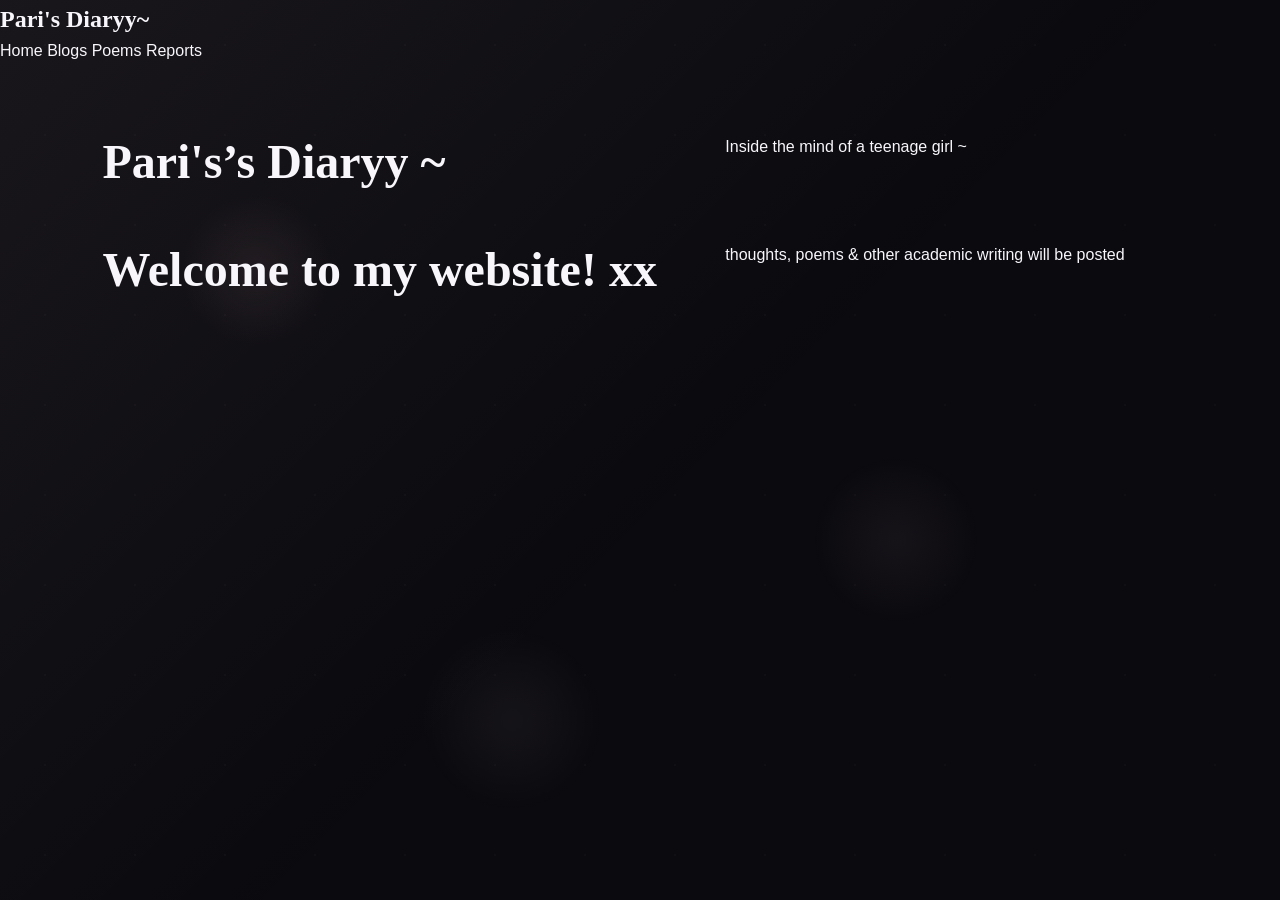
<file: index.html>
<!DOCTYPE html>
<html>
<head>
  <title>Pari's Diaryyy ~ </title>
  <link rel="stylesheet" href="style.css">
</head>

<body>

<div class="nav">
  <h2>Pari's Diaryy~ </h2>
  <a href="index.html">Home</a>
  <a href="blog.html">Blogs</a>
  <a href="poems.html">Poems</a>
  <a href="reports.html">Reports</a>
</div>

<div class="hero">
  <h1> Pari's’s Diaryy ~ </h1>
<p> Inside the mind of a teenage girl ~ </p>



  
  <h1>Welcome to my website! xx </h1>
  <p>thoughts, poems & other academic writing will be posted</p>
</div>

<div class="sparkle-layer"></div>
  
</body>
</html>
</file>
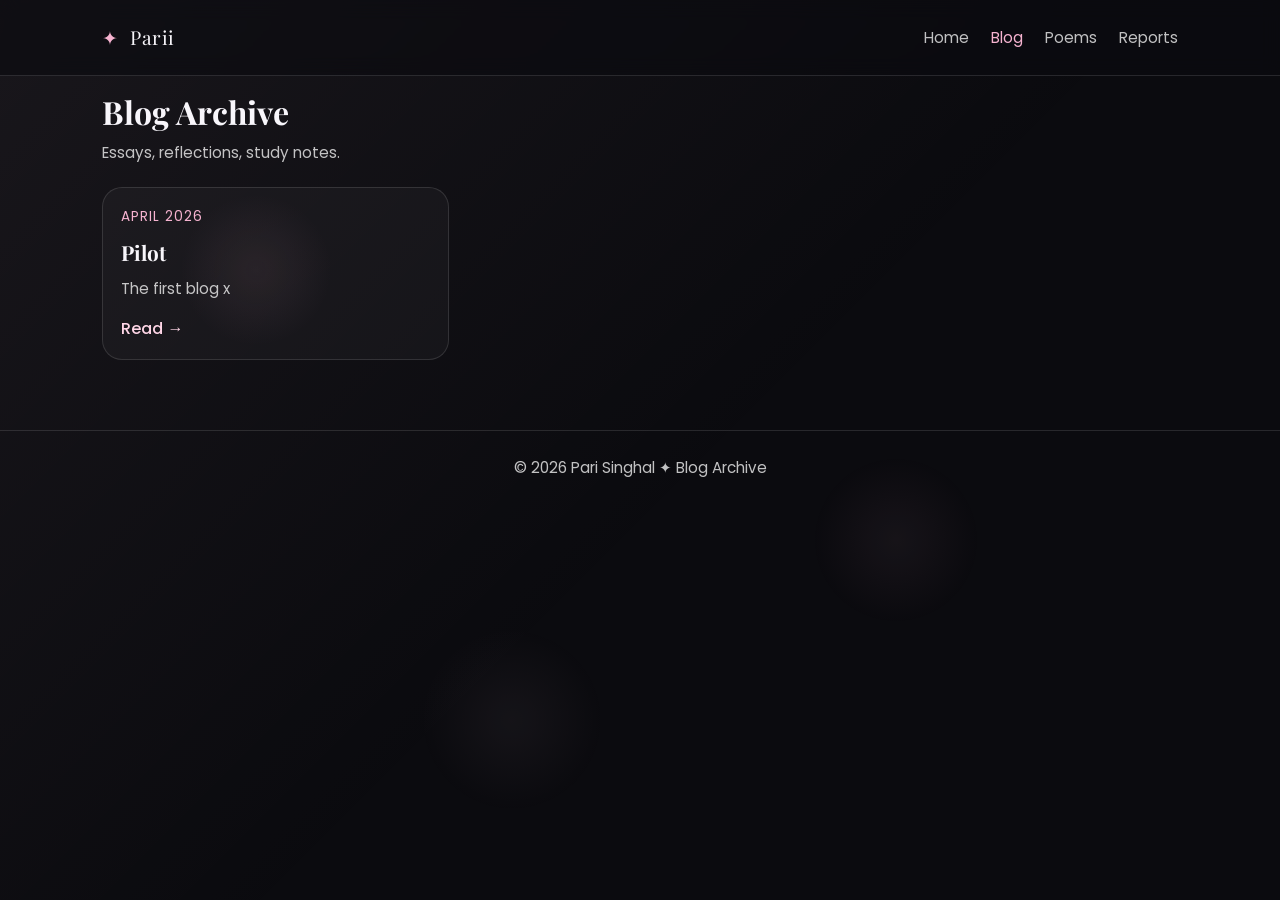
<file: blog.html>
<!DOCTYPE html>
<html lang="en">
<head>
  <meta charset="UTF-8" />
  <meta name="viewport" content="width=device-width, initial-scale=1.0" />
  <title>Blogs ✦ Parii</title>

  <link rel="preconnect" href="https://fonts.googleapis.com">
  <link rel="preconnect" href="https://fonts.gstatic.com" crossorigin>
  <link href="https://fonts.googleapis.com/css2?family=Playfair+Display:wght@500;700&family=Poppins:wght@300;400;500&display=swap" rel="stylesheet">

  <link rel="stylesheet" href="style.css" />
</head>
<body>

  <header class="site-header">
    <div class="logo">
      <span class="logo-mark">✦</span> Parii
    </div>

    <nav class="navbar">
      <a href="index.html">Home</a>
      <a href="blog.html" class="active">Blog</a>
      <a href="poems.html">Poems</a>
      <a href="reports.html">Reports</a>
    </nav>
  </header>

  <main class="section">
    <div class="section-title-row">
      <h2>Blog Archive</h2>
      <p class="section-subtitle">Essays, reflections, study notes.</p>
    </div>

    <div class="card-grid">
      <a class="card" href="post1.html">
        <p class="card-date">April 2026</p>
        <h3>Pilot</h3>
        <p class="card-text">
          The first blog x
        </p>
        <span class="card-link">Read →</span>
      </a>
    </div>
  </main>

  <footer class="footer">
    <p>© 2026 Pari Singhal ✦ Blog Archive</p>
  </footer>

</body>
</html>
</file>
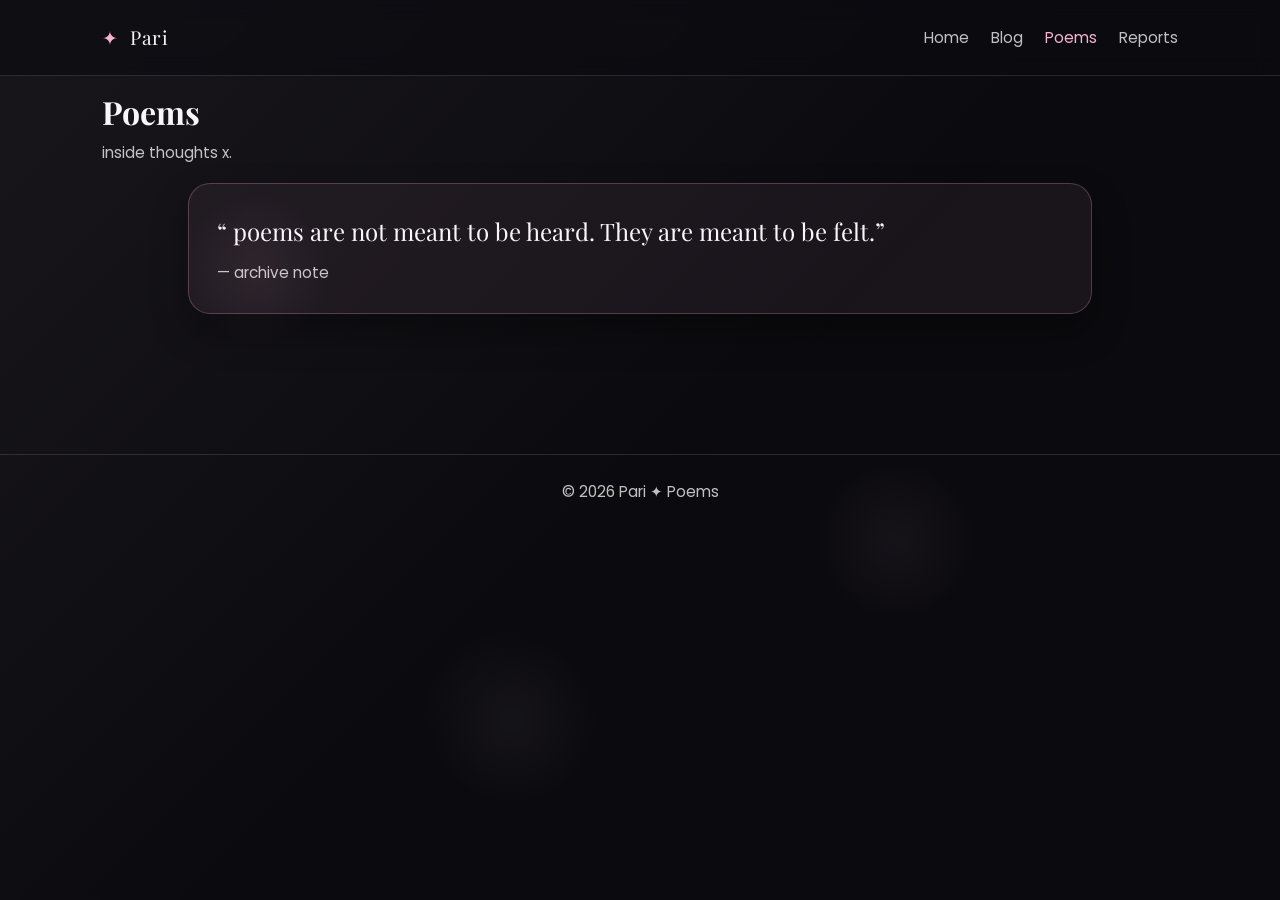
<file: poems.html>
<!DOCTYPE html>
<html lang="en">
<head>
  <meta charset="UTF-8" />
  <meta name="viewport" content="width=device-width, initial-scale=1.0" />
  <title>Poems ✦ Pari</title>

  <link rel="preconnect" href="https://fonts.googleapis.com">
  <link rel="preconnect" href="https://fonts.gstatic.com" crossorigin>
  <link href="https://fonts.googleapis.com/css2?family=Playfair+Display:wght@500;700&family=Poppins:wght@300;400;500&display=swap" rel="stylesheet">

  <link rel="stylesheet" href="style.css" />
</head>
<body>

  <header class="site-header">
    <div class="logo">
      <span class="logo-mark">✦</span> Pari
    </div>

    <nav class="navbar">
      <a href="index.html">Home</a>
      <a href="blog.html">Blog</a>
      <a href="poems.html" class="active">Poems</a>
      <a href="reports.html">Reports</a>
    </nav>
  </header>

  <main class="section">
    <div class="section-title-row">
      <h2>Poems</h2>
      <p class="section-subtitle">inside thoughts x.</p>
    </div>

    <div class="quote-box">
      <p class="quote-text">
        “ poems are not meant to be heard.  
        They are meant to be felt.”
      </p>
      <p class="quote-author">— archive note</p>
    </div>

  </main>

  <footer class="footer">
    <p>© 2026 Pari ✦ Poems</p>
  </footer>

</body>
</html>
</file>
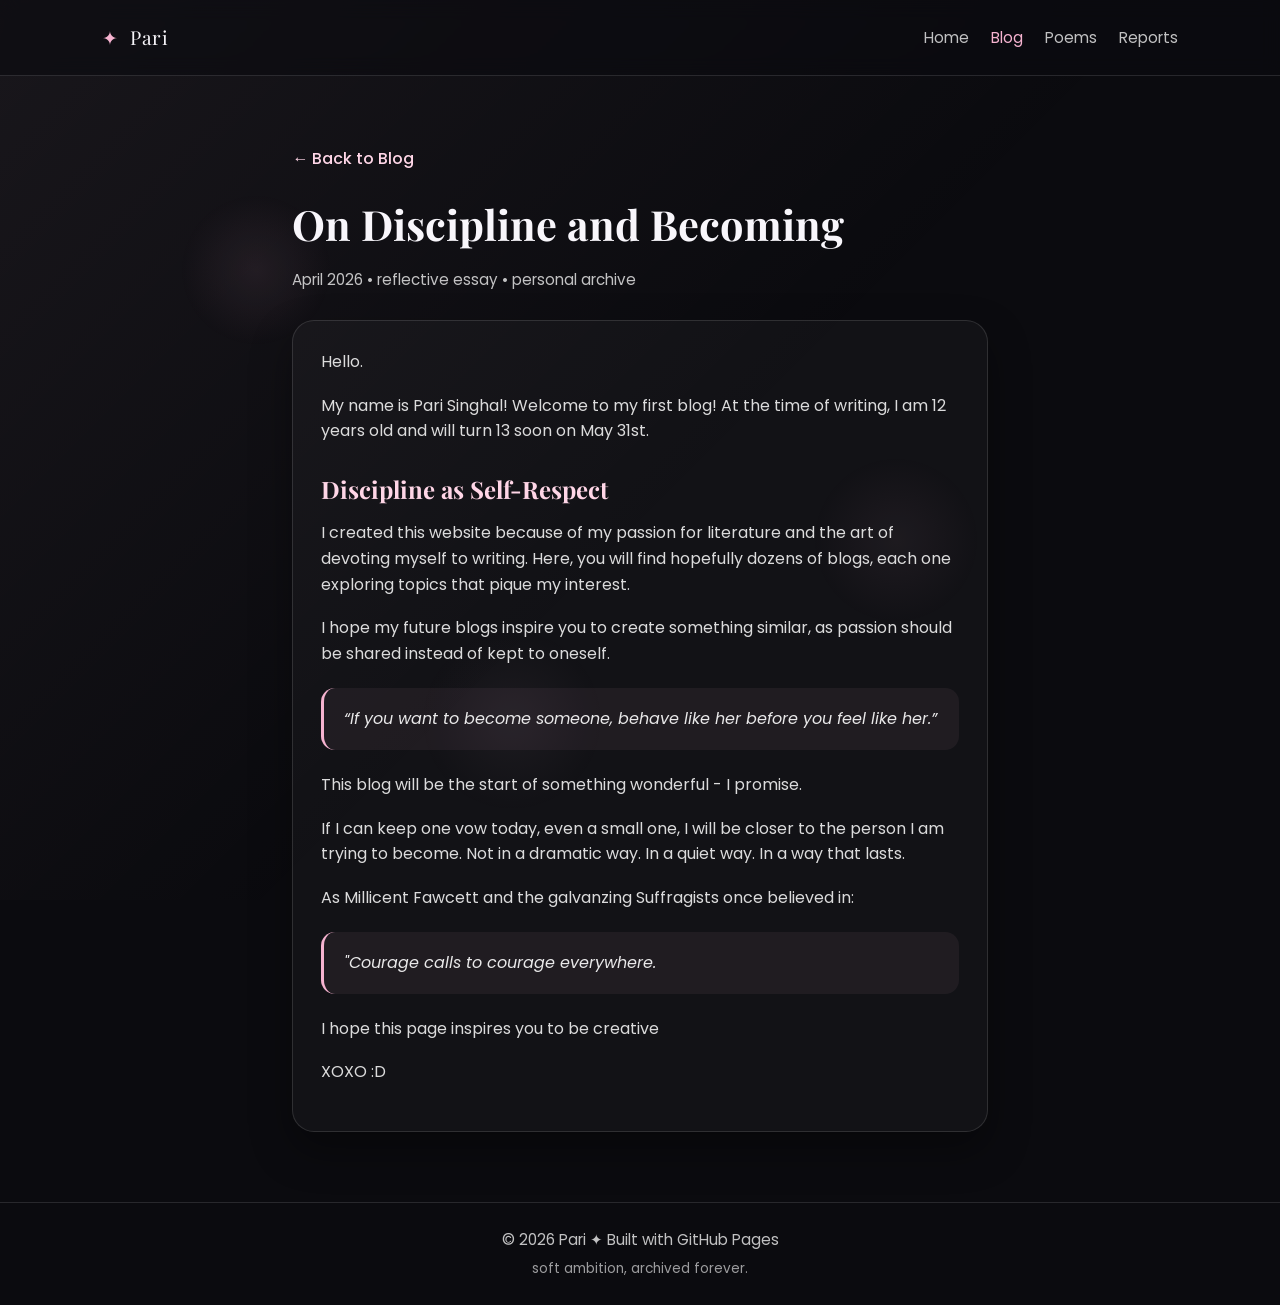
<file: post1.html>
<!DOCTYPE html>
<html lang="en">
<head>
  <meta charset="UTF-8" />
  <meta name="viewport" content="width=device-width, initial-scale=1.0" />
  <title>Pilot</title>

  <!-- Google Fonts -->
  <link rel="preconnect" href="https://fonts.googleapis.com">
  <link rel="preconnect" href="https://fonts.gstatic.com" crossorigin>
  <link href="https://fonts.googleapis.com/css2?family=Playfair+Display:wght@500;700&family=Poppins:wght@300;400;500&display=swap" rel="stylesheet">

  <link rel="stylesheet" href="style.css" />
</head>
<body>

  <header class="site-header">
    <div class="logo">
      <span class="logo-mark">✦</span> Pari
    </div>

    <nav class="navbar">
      <a href="index.html">Home</a>
      <a href="blog.html" class="active">Blog</a>
      <a href="poems.html">Poems</a>
      <a href="reports.html">Reports</a>
    </nav>
  </header>

  <main class="post-container">

    <a class="back-link" href="blog.html">← Back to Blog</a>

    <h1 class="post-title">On Discipline and Becoming</h1>
    <p class="post-meta">April 2026 • reflective essay • personal archive</p>

    <article class="post-content">

      <p>
    Hello.
      </p>

      <p>
   My name is Pari Singhal! Welcome to my first blog!
   At the time of writing, I am 12 years old and will turn 13 soon on May 31st.
      </p>

      <h2>Discipline as Self-Respect</h2>

      <p>
        I created this website because of my passion for literature and the art of devoting myself to writing. 
        Here, you will find hopefully dozens of blogs, each one exploring topics that pique my interest.
      </p>

      <p>
       I hope my future blogs inspire you to create something similar, as passion should be shared instead of kept to oneself.
      </p>

      <blockquote>
        “If you want to become someone, behave like her before you feel like her.”
      </blockquote>

      <p>
        This blog will be the start of something wonderful - I promise.
      </p>

      
     <p>
        If I can keep one vow today, even a small one, I will be closer to the person I am trying
        to become. Not in a dramatic way. In a quiet way. In a way that lasts. 
    <p>
       As Millicent Fawcett and the galvanzing Suffragists once believed in:
    </p> 

      
    <blockquote>
       "Courage calls to courage everywhere.
     </blockquote>

      <p>
       I hope this page inspires you to be creative 
      </p>

        
      <p>
     XOXO :D
 </p>

    </article>

  </main>

  <footer class="footer">
    <p>© 2026 Pari ✦ Built with GitHub Pages</p>
    <p class="footer-small">soft ambition, archived forever.</p>
  </footer>

</body>
</html>
</file>
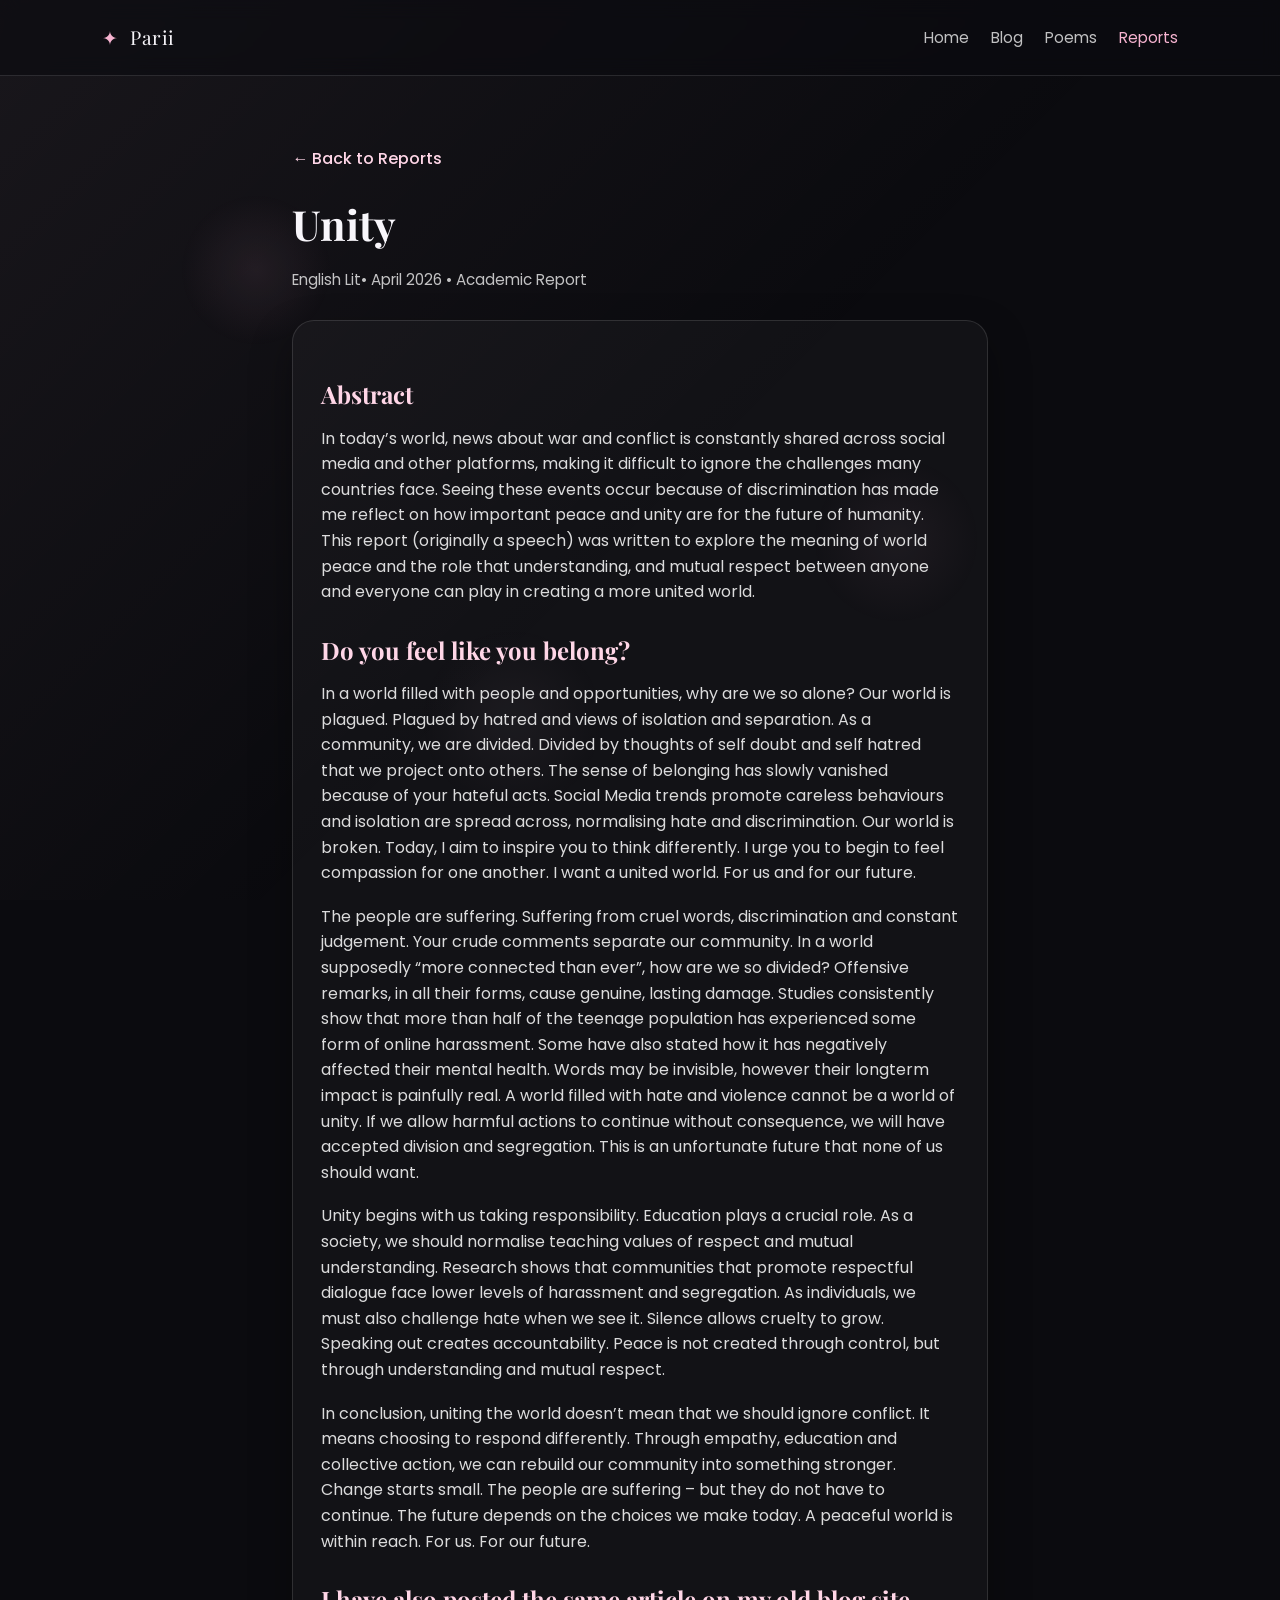
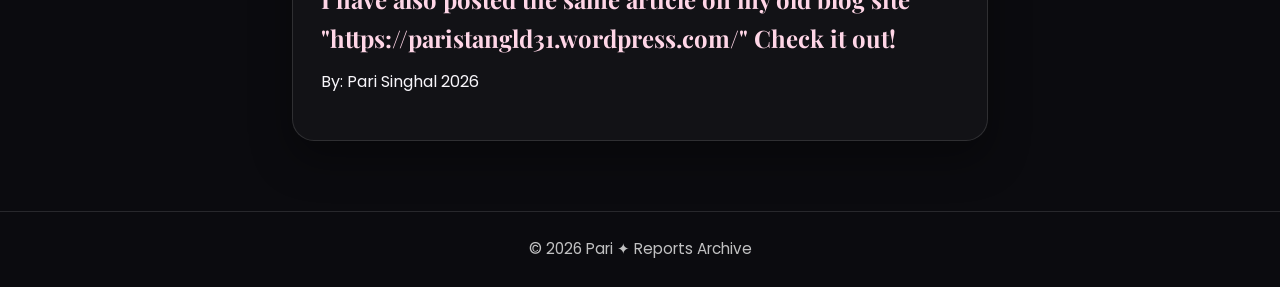
<file: report1.html>
<!DOCTYPE html>
<html lang="en">
<head>
  <meta charset="UTF-8" />
  <meta name="viewport" content="width=device-width, initial-scale=1.0" />
  <title> Unity✦ Parii </title>

  <link rel="preconnect" href="https://fonts.googleapis.com">
  <link rel="preconnect" href="https://fonts.gstatic.com" crossorigin>
  <link href="https://fonts.googleapis.com/css2?family=Playfair+Display:wght@500;700&family=Poppins:wght@300;400;500&display=swap" rel="stylesheet">

  <link rel="stylesheet" href="style.css" />
</head>
<body>

  <header class="site-header">
    <div class="logo">
      <span class="logo-mark">✦</span> Parii
    </div>

    <nav class="navbar">
      <a href="index.html">Home</a>
      <a href="blog.html">Blog</a>
      <a href="poems.html">Poems</a>
      <a href="reports.html" class="active">Reports</a>
    </nav>
  </header>

  <main class="post-container">

    <a class="back-link" href="reports.html">← Back to Reports</a>

    <h1 class="post-title"> Unity </h1>
    <p class="post-meta"> English Lit• April 2026 • Academic Report</p>

    <article class="post-content">

      <h2>Abstract</h2>
      <p>
      In today’s world, news about war and conflict is constantly shared across social media and other platforms, making 
      it difficult to ignore the challenges many countries face.
      Seeing these events occur because of discrimination has made me reflect on how important peace and unity are for the future of humanity.
        This report (originally a speech) was written to explore the meaning of world peace and the role that understanding, and mutual respect
        between anyone and everyone can play in creating a more united world.
      </p>

      <h2>Do you feel like you belong?</h2>
      <p>
        In a world filled with people and opportunities, why are we so alone?
Our world is plagued. Plagued by hatred and views of isolation and separation.
As a community, we are divided. Divided by thoughts of self doubt and self hatred that we project onto others. 
The sense of belonging has slowly vanished because of your hateful acts.
Social Media trends promote careless behaviours and isolation are spread across, normalising hate and discrimination. Our world is broken. 
Today, I aim to inspire you to think differently. I urge you to begin to feel compassion for one another. I want a united world. For us and for our future.
      </p>

   
      <p>
        The people are suffering.
        Suffering from cruel words, discrimination and constant judgement.
        Your crude comments separate our community. In a world supposedly “more connected than ever”, how are we so divided?
        Offensive remarks, in all their forms, cause genuine, lasting damage. Studies consistently show that more than half 
        of the teenage population has experienced some form of online harassment. Some have also stated how it has negatively 
        affected their mental health. Words may be invisible, however their longterm impact is painfully real. A world filled 
        with hate and violence cannot be a world of unity. If we allow harmful actions to continue without consequence, we will 
        have accepted division and segregation. This is an unfortunate future that none of us should want.
      </p>

  
      <p>
        Unity begins with us taking responsibility. Education plays a crucial role. As a society, we 
        should normalise teaching values of respect and mutual understanding.
        Research shows that communities that promote respectful dialogue face lower levels of harassment and segregation.
        As individuals, we must also challenge hate when we see it. Silence allows cruelty to grow. Speaking out creates 
        accountability. Peace is not created through control, but through understanding and mutual respect.
      </p>

      <p>
        In conclusion, uniting the world doesn’t mean that we should ignore conflict. It means choosing to respond differently.
        Through empathy, education and collective action, we can rebuild our community into something stronger. Change starts small. 
        The people are suffering – but they do not have to continue. The future depends on the choices we make today. A peaceful world
        is within reach. For us. For our future.
      </p>

      <h2>I  have also posted the same article on my old blog site "https://paristangld31.wordpress.com/"
      Check it out!
      </h2>
By: Pari Singhal 2026
      </p>

    </article>

  </main>

  <footer class="footer">
    <p>© 2026 Pari ✦ Reports Archive</p>
  </footer>

</body>
</html>
</file>
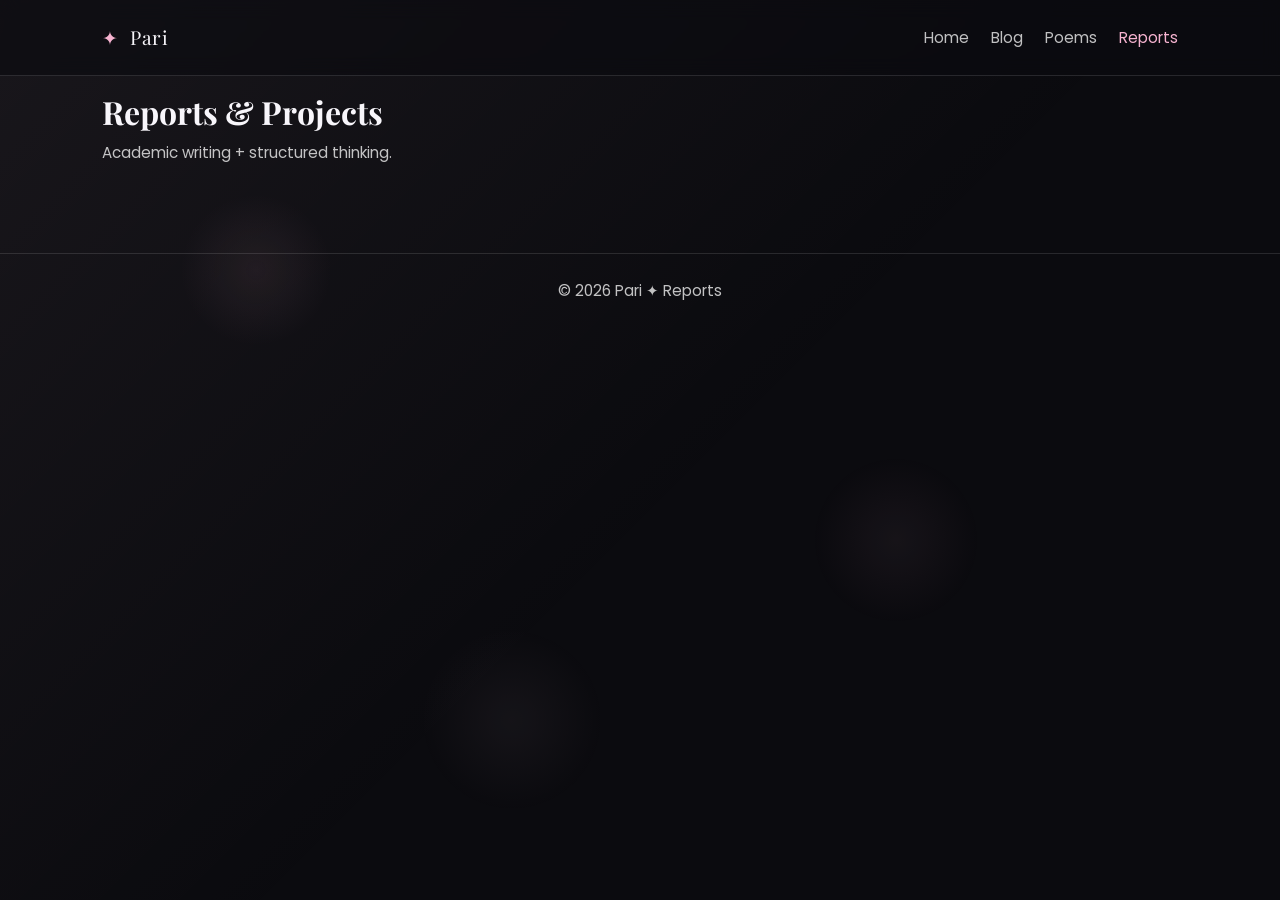
<file: reports.html>
<!DOCTYPE html>
<html lang="en">
<head>
  <meta charset="UTF-8" />
  <meta name="viewport" content="width=device-width, initial-scale=1.0" />
  <title>Reports ✦ Your Pari</title>

  <link rel="preconnect" href="https://fonts.googleapis.com">
  <link rel="preconnect" href="https://fonts.gstatic.com" crossorigin>
  <link href="https://fonts.googleapis.com/css2?family=Playfair+Display:wght@500;700&family=Poppins:wght@300;400;500&display=swap" rel="stylesheet">

  <link rel="stylesheet" href="style.css" />
</head>
<body>

  <header class="site-header">
    <div class="logo">
      <span class="logo-mark">✦</span> Pari
    </div>

    <nav class="navbar">
      <a href="index.html">Home</a>
      <a href="blog.html">Blog</a>
      <a href="poems.html">Poems</a>
      <a href="reports.html" class="active">Reports</a>
    </nav>
  </header>

  <main class="section">
    <div class="section-title-row">
      <h2>Reports & Projects</h2>
      <p class="section-subtitle">Academic writing + structured thinking.</p>
    </div>



  </main>

  <footer class="footer">
    <p>© 2026 Pari ✦ Reports</p>
  </footer>

</body>
</html>
</file>
<file: style.css>
/* ===========================
   Y2K ACADEMIC BLACK + PINK
   Playfair Display + Poppins
   Subtle cheetah accents
   =========================== */

:root {
  --black: #0b0b0f;
  --pink: #f6b3d0;
  --pink-soft: #ffd6e7;
  --white: #f8f6fb;
  --gray: rgba(255, 255, 255, 0.75);
  --card: rgba(255, 255, 255, 0.04);
  --border: rgba(255, 255, 255, 0.12);
  --shadow: rgba(0, 0, 0, 0.4);
}

* {
  margin: 0;
  padding: 0;
  box-sizing: border-box;
}

body {
  background: var(--black);
  color: var(--white);
  font-family: "Poppins", sans-serif;
  line-height: 1.6;
  overflow-x: hidden;
}

/* subtle cheetah vibe using soft spotted gradient */
body::before {
  content: "";
  position: fixed;
  inset: 0;
  background:
    radial-gradient(circle at 20% 30%, rgba(246, 179, 208, 0.08) 0px, transparent 80px),
    radial-gradient(circle at 70% 60%, rgba(246, 179, 208, 0.06) 0px, transparent 90px),
    radial-gradient(circle at 40% 80%, rgba(255, 214, 231, 0.05) 0px, transparent 100px);
  opacity: 0.9;
  pointer-events: none;
  z-index: -2;
}

/* glossy Y2K overlay */
body::after {
  content: "";
  position: fixed;
  inset: 0;
  background: linear-gradient(
    135deg,
    rgba(255, 214, 231, 0.06),
    transparent 55%
  );
  pointer-events: none;
  z-index: -1;
}

/* Sparkle layer (optional background effect) */
.sparkle-layer {
  position: fixed;
  inset: 0;
  background-image: radial-gradient(rgba(255, 214, 231, 0.14) 1px, transparent 1px);
  background-size: 90px 90px;
  opacity: 0.18;
  pointer-events: none;
  z-index: -1;
}

/* Typography */
h1, h2, h3 {
  font-family: "Playfair Display", serif;
  font-weight: 700;
}

a {
  text-decoration: none;
  color: inherit;
}

/* ===========================
   HEADER + NAV
   =========================== */

.site-header {
  display: flex;
  justify-content: space-between;
  align-items: center;
  padding: 22px 8%;
  border-bottom: 1px solid var(--border);
  background: rgba(11, 11, 15, 0.6);
  backdrop-filter: blur(10px);
  position: sticky;
  top: 0;
  z-index: 10;
}

.logo {
  font-family: "Playfair Display", serif;
  font-size: 1.2rem;
  letter-spacing: 0.5px;
}

.logo-mark {
  color: var(--pink);
  margin-right: 6px;
}

.navbar a {
  margin-left: 18px;
  font-size: 0.95rem;
  color: var(--gray);
  transition: 0.2s ease;
  position: relative;
}

.navbar a:hover {
  color: var(--pink-soft);
}

.navbar a.active {
  color: var(--pink);
}

/* ===========================
   HERO
   =========================== */

.hero {
  padding: 70px 8%;
  display: grid;
  grid-template-columns: 1.3fr 1fr;
  gap: 35px;
  align-items: start;
}

.small-label {
  color: var(--pink);
  letter-spacing: 2px;
  font-size: 0.8rem;
  text-transform: uppercase;
  margin-bottom: 10px;
}

.hero h1 {
  font-size: 3rem;
  line-height: 1.15;
  margin-bottom: 18px;
}

.hero-subtitle {
  color: var(--gray);
  font-size: 1rem;
  max-width: 600px;
  margin-bottom: 22px;
}

.hero-buttons {
  display: flex;
  gap: 12px;
}

.btn {
  background: var(--pink);
  color: var(--black);
  padding: 11px 18px;
  border-radius: 999px;
  font-weight: 500;
  font-size: 0.95rem;
  transition: 0.25s ease;
  box-shadow: 0 8px 20px rgba(246, 179, 208, 0.15);
}

.btn:hover {
  transform: translateY(-3px);
  box-shadow: 0 10px 25px rgba(246, 179, 208, 0.25);
}

.btn-outline {
  background: transparent;
  border: 1px solid var(--border);
  color: var(--pink-soft);
}

.btn-outline:hover {
  border-color: rgba(246, 179, 208, 0.45);
}

/* right hero card */
.hero-card {
  background: var(--card);
  border: 1px solid var(--border);
  border-radius: 22px;
  padding: 22px;
  box-shadow: 0 20px 40px var(--shadow);
  position: relative;
  overflow: hidden;
}

.hero-card::before {
  content: "";
  position: absolute;
  inset: 0;
  background: linear-gradient(145deg, rgba(246, 179, 208, 0.09), transparent 55%);
  pointer-events: none;
}

.hero-card-title {
  font-family: "Playfair Display", serif;
  font-size: 1.2rem;
  margin-bottom: 14px;
  color: var(--pink-soft);
}

.currently-list {
  list-style: none;
  color: var(--gray);
  font-size: 0.95rem;
  display: grid;
  gap: 10px;
}

.currently-list span {
  color: var(--pink);
  font-weight: 500;
}

.kitty-mini {
  margin-top: 18px;
  display: flex;
  gap: 12px;
  align-items: center;
  opacity: 0.85;
}

.kitty-mini img {
  width: 46px;
  height: 46px;
  border-radius: 12px;
  object-fit: cover;
  border: 1px solid rgba(255, 214, 231, 0.3);
}

.kitty-mini p {
  font-size: 0.85rem;
  color: var(--gray);
}

/* ===========================
   SECTIONS
   =========================== */

.section {
  padding: 10px 8% 70px;
}

.section-title-row {
  margin-bottom: 18px;
}

.section-title-row h2 {
  font-size: 2rem;
}

.section-subtitle {
  color: var(--gray);
  font-size: 0.95rem;
  margin-top: 4px;
}

/* ===========================
   CARD GRID
   =========================== */

.card-grid {
  display: grid;
  grid-template-columns: repeat(3, 1fr);
  gap: 18px;
  margin-top: 22px;
}

.card {
  background: rgba(255, 255, 255, 0.03);
  border: 1px solid var(--border);
  border-radius: 20px;
  padding: 18px;
  display: block;
  transition: 0.25s ease;
  position: relative;
  overflow: hidden;
}

.card::after {
  content: "";
  position: absolute;
  inset: 0;
  background: linear-gradient(135deg, rgba(246, 179, 208, 0.12), transparent 55%);
  opacity: 0;
  transition: 0.25s ease;
  pointer-events: none;
}

.card:hover::after {
  opacity: 1;
}

.card:hover {
  transform: translateY(-6px);
  border-color: rgba(246, 179, 208, 0.4);
  box-shadow: 0 18px 35px rgba(0, 0, 0, 0.45);
}

.card-date {
  font-size: 0.85rem;
  color: var(--pink);
  letter-spacing: 1px;
  text-transform: uppercase;
  margin-bottom: 8px;
}

.card h3 {
  font-size: 1.3rem;
  margin-bottom: 8px;
}

.card-text {
  color: var(--gray);
  font-size: 0.95rem;
  margin-bottom: 14px;
}

.card-link {
  color: var(--pink-soft);
  font-weight: 500;
}

/* ===========================
   QUOTE BOX
   =========================== */

.quote-box {
  margin: 0 8% 70px;
  padding: 28px;
  border-radius: 22px;
  border: 1px solid rgba(246, 179, 208, 0.25);
  background: rgba(246, 179, 208, 0.06);
  box-shadow: 0 18px 35px rgba(0, 0, 0, 0.35);
}

.quote-text {
  font-family: "Playfair Display", serif;
  font-size: 1.5rem;
  margin-bottom: 10px;
}

.quote-author {
  color: var(--gray);
  font-size: 0.95rem;
}

/* ===========================
   FOOTER
   =========================== */

.footer {
  border-top: 1px solid var(--border);
  padding: 25px 8%;
  text-align: center;
  color: var(--gray);
  font-size: 0.95rem;
}

.footer-small {
  margin-top: 6px;
  font-size: 0.85rem;
  opacity: 0.8;
}

/* ===========================
   BLOG POST PAGE
   =========================== */

.post-container {
  max-width: 900px;
  margin: 0 auto;
  padding: 70px 8%;
}

.back-link {
  display: inline-block;
  margin-bottom: 20px;
  color: var(--pink-soft);
  font-weight: 500;
  transition: 0.2s ease;
}

.back-link:hover {
  color: var(--pink);
  transform: translateX(-3px);
}

.post-title {
  font-size: 2.6rem;
  margin-bottom: 10px;
}

.post-meta {
  color: var(--gray);
  font-size: 0.95rem;
  margin-bottom: 28px;
}

.post-content {
  background: rgba(255, 255, 255, 0.03);
  border: 1px solid var(--border);
  border-radius: 22px;
  padding: 28px;
  box-shadow: 0 18px 40px rgba(0, 0, 0, 0.35);
}

.post-content p {
  margin-bottom: 18px;
  color: rgba(255, 255, 255, 0.85);
  font-size: 1rem;
}

.post-content h2 {
  font-size: 1.5rem;
  margin-top: 26px;
  margin-bottom: 12px;
  color: var(--pink-soft);
}

.post-content blockquote {
  margin: 22px 0;
  padding: 18px 20px;
  border-left: 3px solid var(--pink);
  background: rgba(246, 179, 208, 0.06);
  border-radius: 14px;
  color: rgba(255, 255, 255, 0.9);
  font-style: italic;
}

/* ===========================
   OPTIONAL CUSTOM CURSOR
   =========================== */

.custom-cursor {
  width: 14px;
  height: 14px;
  border-radius: 50%;
  background: rgba(246, 179, 208, 0.7);
  position: fixed;
  pointer-events: none;
  transform: translate(-50%, -50%);
  z-index: 999;
  mix-blend-mode: screen;
  box-shadow: 0 0 18px rgba(246, 179, 208, 0.35);
}

/* ===========================
   RESPONSIVE DESIGN
   =========================== */

@media (max-width: 900px) {
  .hero {
    grid-template-columns: 1fr;
  }

  .hero h1 {
    font-size: 2.3rem;
  }

  .card-grid {
    grid-template-columns: 1fr;
  }
}
</file>
